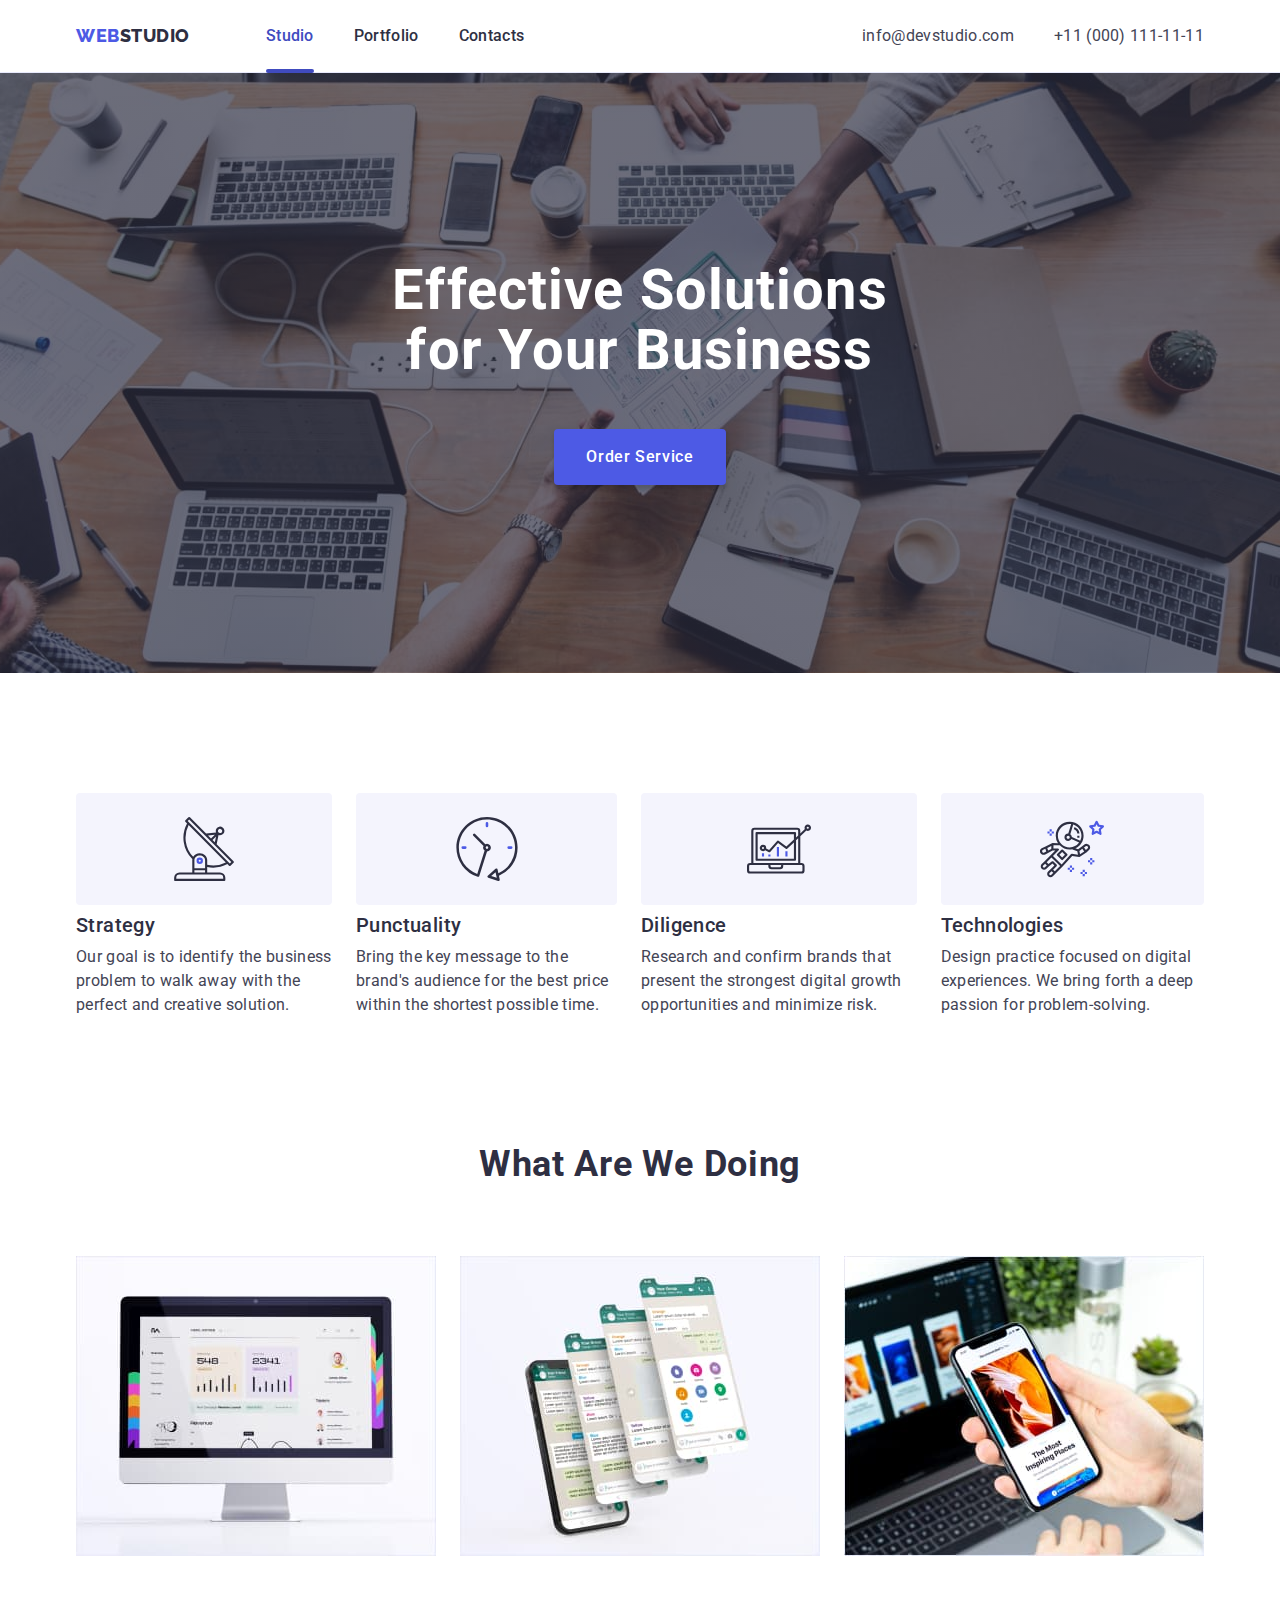
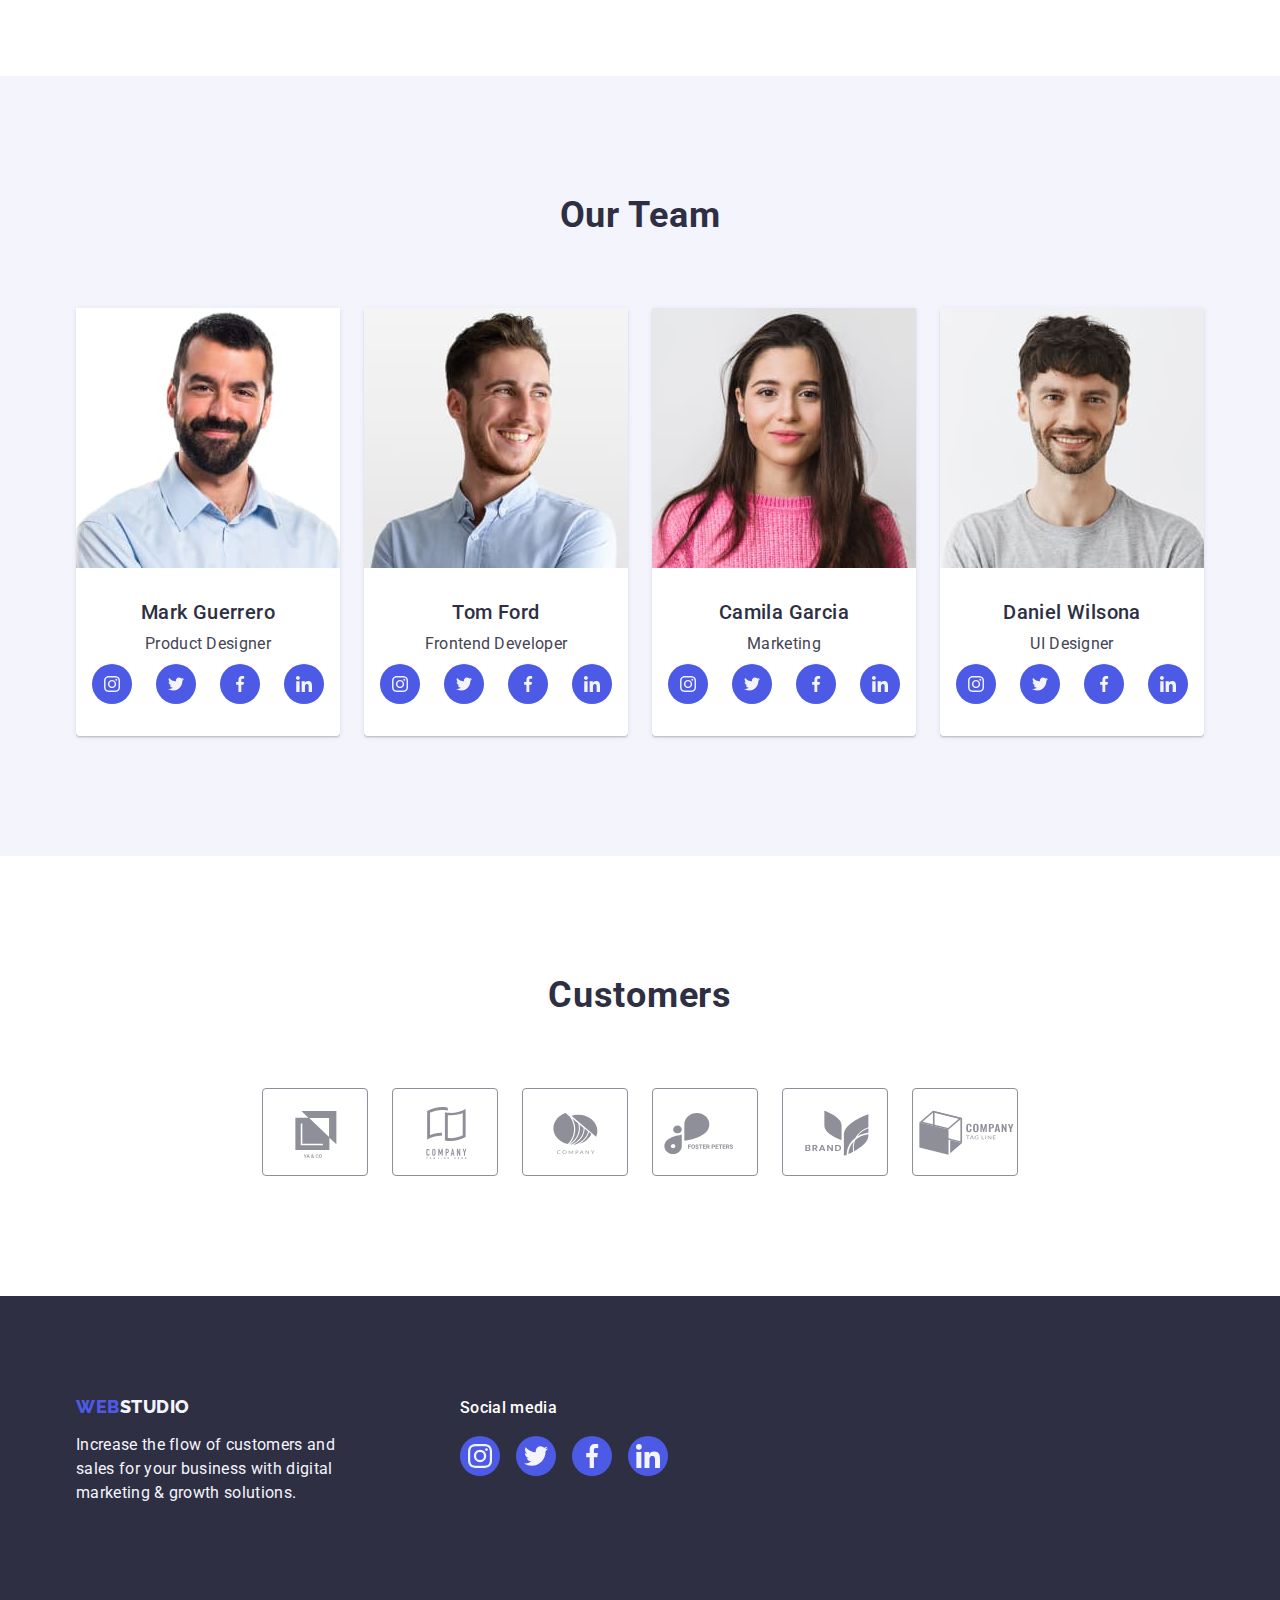
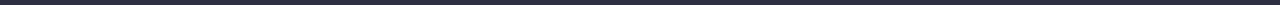
<file: index.html>
<!DOCTYPE html>
<html lang="en">
  <head>
    <meta charset="UTF-8" />
    <meta http-equiv="X-UA-Compatible" content="IE=edge" />
    <meta name="viewport" content="width=device-width, initial-scale=1.0" />
    <title>WebStudio</title>
    <link rel="preconnect" href="https://fonts.googleapis.com" />
    <link rel="preconnect" href="https://fonts.gstatic.com" crossorigin />
    <link
      href="https://fonts.googleapis.com/css2?family=Raleway:wght@800&family=Roboto:wght@400;500;700;900&display=swap"
      rel="stylesheet"
    />
    <link
      href="
    https://cdn.jsdelivr.net/npm/modern-normalize@1.1.0/modern-normalize.min.css"
      rel="stylesheet"
    />

    <link rel="stylesheet" href="./css/styles.css" />
  </head>
  <body>
    <!-- heder -->
    <header class="page-header">
      <div class="container header-container">
        <nav class="page-nav">
          <a class="logo link" href="./index.html"
            >Web<span class="light-them-part">Studio</span></a
          >
          <ul class="menu list">
            <li class="menu-item">
              <a class="menu-link link active" href="./index.html">Studio</a>
            </li>
            <li class="menu-item">
              <a class="menu-link link" href="./portfolio.html">Portfolio</a>
            </li>
            <li class="menu-item">
              <a class="menu-link link" href="">Contacts</a>
            </li>
          </ul>
        </nav>
        <address class="contacts">
          <ul class="contacts-nav list">
            <li class="contacts-item">
              <a
                class="contact-link link"
                href="mailto:info@devstudio.com"
                >info@devstudio.com</a
              >
            </li>
            <li class="contacts-item">
              <a class="contact-link link" href="tel:+110001111111"
                >+11 (000) 111-11-11</a
              >
            </li>
          </ul>
        </address>
      </div>
    </header>
    <main>
      <!-- hero -->
      <section class="hero">
        <div class="container container-hero">
          <h1 class="main-title">Effective Solutions for Your Business</h1>
          <button class="order-serv-btn" data-modal-open type="button">
            Order Service
          </button>
        </div>
      </section>
      <!-- advantages -->
      <section class="section advantages">
        <div class="container">
          <h2 class="title visually-hidden">Our advantages</h2>
          <ul class="advantages-list list">
            <li class="advantages-list-item">
              <div class="advantages-icon-cont">
                <svg class="advantages-icon" width="64" height="64">
                  <use href="./images/icons.svg#antenna"></use>
                </svg>
              </div>
              <h3 class="subtitle">Strategy</h3>
              <p class="text">
                Our goal is to identify the business problem to walk away with
                the perfect and creative solution.
              </p>
            </li>
            <li class="advantages-list-item">
              <div class="advantages-icon-cont">
                <svg class="advantages-icon" width="64" height="64">
                  <use href="./images/icons.svg#clock"></use>
                </svg>
              </div>
              <h3 class="subtitle">Punctuality</h3>
              <p class="text">
                Bring the key message to the brand's audience for the best price
                within the shortest possible time.
              </p>
            </li>
            <li class="advantages-list-item">
              <div class="advantages-icon-cont">
                <svg class="advantages-icon" width="64" height="64">
                  <use href="./images/icons.svg#diagram"></use>
                </svg>
              </div>
              <h3 class="subtitle">Diligence</h3>
              <p class="text">
                Research and confirm brands that present the strongest digital
                growth opportunities and minimize risk.
              </p>
            </li>
            <li class="advantages-list-item">
              <div class="advantages-icon-cont">
                <svg class="advantages-icon" width="64" height="64">
                  <use href="./images/icons.svg#astronaut"></use>
                </svg>
              </div>
              <h3 class="subtitle">Technologies</h3>
              <p class="text">
                Design practice focused on digital experiences. We bring forth a
                deep passion for problem-solving.
              </p>
            </li>
          </ul>
        </div>
      </section>
      <!-- about -->
      <section class="section about">
        <div class="container">
          <h2 class="title">What are we doing</h2>
          <ul class="list about-list">
            <li class="about-list-item">
              <img src="./images/about/img-1.jpg" alt="monitor" width="360" />
            </li>
            <li class="about-list-item">
              <img src="./images/about/img-2.jpg" alt="phone" width="360" />
            </li>
            <li class="about-list-item">
              <img
                src="./images/about/img-3.jpg"
                alt="phone in hand"
                width="360"
              />
            </li>
          </ul>
        </div>
      </section>
      <!-- team -->
      <section class="section team">
        <div class="container team-container">
          <h2 class="title">Our Team</h2>
          <ul class="list team-list">
            <li class="list-card-item  team-card-item">
              <img
                class="image"
                src="./images/team/mark-guerrero.jpg"
                alt="Mark Guerrero"
                width="264"
              />
              <div class="card-content">
                <h3 class="subtitle team-subtitle">Mark Guerrero</h3>
                <p class="text team-text">Product Designer</p>
                <ul class="social-list list">
                  <li class="social-item">
                    <a
                      class="social-link link"
                      href=""
                      target="_blank"
                      rel="noopener noreferrer"
                      aria-label="Instagram icon"
                    >
                      <svg class="social-icon" width="16" height="16">
                        <use href="./images/icons.svg#instagram"></use>
                      </svg>
                    </a>
                  </li>
                  <li class="social-item">
                    <a
                      class="social-link link"
                      href=""
                      target="_blank"
                      rel="noopener noreferrer"
                      aria-label="Twitter icon"
                    >
                      <svg class="social-icon" width="16" height="16">
                        <use href="./images/icons.svg#twitter"></use>
                      </svg>
                    </a>
                  </li>
                  <li class="social-item">
                    <a
                      class="social-link link"
                      href=""
                      target="_blank"
                      rel="noopener noreferrer"
                      aria-label="Facebook icon"
                    >
                      <svg class="social-icon" width="16" height="16">
                        <use href="./images/icons.svg#facebook"></use>
                      </svg>
                    </a>
                  </li>
                  <li class="social-item">
                    <a
                      class="social-link link"
                      href=""
                      target="_blank"
                      rel="noopener noreferrer"
                      aria-label="Linkedin icon"
                    >
                      <svg class="social-icon" width="16" height="16">
                        <use href="./images/icons.svg#linkedin"></use>
                      </svg>
                    </a>
                  </li>
                </ul>
              </div>
            </li>
            <li class="list-card-item team-card-item">
              <img
                class="image"
                src="./images/team/tom-ford.jpg"
                alt="Tom Ford"
                width="264"
              />
              <div class="card-content">
                <h3 class="subtitle team-subtitle">Tom Ford</h3>
                <p class="text team-text">Frontend Developer</p>
                <ul class="social-list list">
                  <li class="social-item">
                    <a
                      class="social-link link"
                      href=""
                      target="_blank"
                      rel="noopener noreferrer"
                      aria-label="nstagram icon"
                    >
                      <svg class="social-icon" width="16" height="16">
                        <use href="./images/icons.svg#instagram"></use>
                      </svg>
                    </a>
                  </li>
                  <li class="social-item">
                    <a
                      class="social-link link"
                      href=""
                      target="_blank"
                      rel="noopener noreferrer"
                      aria-label="Twitter icon"
                    >
                      <svg class="social-icon" width="16" height="16">
                        <use href="./images/icons.svg#twitter"></use>
                      </svg>
                    </a>
                  </li>
                  <li class="social-item">
                    <a
                      class="social-link link"
                      href=""
                      target="_blank"
                      rel="noopener noreferrer"
                      aria-label="Facebook icon"
                    >
                      <svg class="social-icon" width="16" height="16">
                        <use href="./images/icons.svg#facebook"></use>
                      </svg>
                    </a>
                  </li>
                  <li class="social-item">
                    <a
                      class="social-link link"
                      href=""
                      target="_blank"
                      rel="noopener noreferrer"
                      aria-label="Linkedin icon"
                    >
                      <svg class="social-icon" width="16" height="16">
                        <use href="./images/icons.svg#linkedin"></use>
                      </svg>
                    </a>
                  </li>
                </ul>
              </div>
            </li>
            <li class="list-card-item team-card-item">
              <img
                class="image"
                src="./images/team/camila-garcia.jpg"
                alt="Camila Garcia"
                width="264"
              />
              <div class="card-content">
                <h3 class="subtitle team-subtitle">Camila Garcia</h3>
                <p class="text team-text">Marketing</p>
                <ul class="social-list list">
                  <li class="social-item">
                    <a
                      class="social-link link"
                      href=""
                      target="_blank"
                      rel="noopener noreferrer"
                      aria-label="nstagram icon"
                    >
                      <svg class="social-icon" width="16" height="16">
                        <use href="./images/icons.svg#instagram"></use>
                      </svg>
                    </a>
                  </li>
                  <li class="social-item">
                    <a
                      class="social-link link"
                      href=""
                      target="_blank"
                      rel="noopener noreferrer"
                      aria-label="Twitter icon"
                    >
                      <svg class="social-icon" width="16" height="16">
                        <use href="./images/icons.svg#twitter"></use>
                      </svg>
                    </a>
                  </li>
                  <li class="social-item">
                    <a
                      class="social-link link"
                      href=""
                      target="_blank"
                      rel="noopener noreferrer"
                      aria-label="Facebook icon"
                    >
                      <svg class="social-icon" width="16" height="16">
                        <use href="./images/icons.svg#facebook"></use>
                      </svg>
                    </a>
                  </li>
                  <li class="social-item">
                    <a
                      class="social-link link"
                      href=""
                      target="_blank"
                      rel="noopener noreferrer"
                      aria-label="Linkedin icon"
                    >
                      <svg class="social-icon" width="16" height="16">
                        <use href="./images/icons.svg#linkedin"></use>
                      </svg>
                    </a>
                  </li>
                </ul>
              </div>
            </li>
            <li class="list-card-item team-card-item">
              <img
                class="image"
                src="./images/team/daniel-wilson.jpg"
                alt="Daniel Wilson"
                width="264"
              />
              <div class="card-content">
                <h3 class="subtitle team-subtitle">Daniel Wilsona</h3>
                <p class="text team-text">UI Designer</p>
                <ul class="social-list list">
                  <li class="social-item">
                    <a
                      class="social-link link"
                      href=""
                      target="_blank"
                      rel="noopener noreferrer"
                      aria-label="nstagram icon"
                    >
                      <svg class="social-icon" width="16" height="16">
                        <use href="./images/icons.svg#instagram"></use>
                      </svg>
                    </a>
                  </li>
                  <li class="social-item">
                    <a
                      class="social-link link"
                      href=""
                      target="_blank"
                      rel="noopener noreferrer"
                      aria-label="Twitter icon"
                    >
                      <svg class="social-icon" width="16" height="16">
                        <use href="./images/icons.svg#twitter"></use>
                      </svg>
                    </a>
                  </li>
                  <li class="social-item">
                    <a
                      class="social-link link"
                      href=""
                      target="_blank"
                      rel="noopener noreferrer"
                      aria-label="Facebook icon"
                    >
                      <svg class="social-icon" width="16" height="16">
                        <use href="./images/icons.svg#facebook"></use>
                      </svg>
                    </a>
                  </li>
                  <li class="social-item">
                    <a
                      class="social-link link"
                      href=""
                      target="_blank"
                      rel="noopener noreferrer"
                      aria-label="Linkedin icon"
                    >
                      <svg class="social-icon" width="16" height="16">
                        <use href="./images/icons.svg#linkedin"></use>
                      </svg>
                    </a>
                  </li>
                </ul>
              </div>
            </li>
          </ul>
        </div>
      </section>
      <!-- Customers -->
      <section class="section customers">
        <div class="container customers-container">
          <h2 class="title">Customers</h2>
          <ul class="customers-list list">
            <li class="customer-item">
              <a
                class="customer-link link"
                href=""
                target="_blank"
                rel="noopener noreferrer"
                aria-label="client1"
              >
                <svg class="customer-icon" width="104" height="56">
                  <use href="./images/icons.svg#client1"></use>
                </svg>
              </a>
            </li>
            <li class="customer-item">
              <a
                class="customer-link link"
                href=""
                target="_blank"
                rel="noopener noreferrer"
                aria-label="client2"
              >
                <svg class="customer-icon" width="104" height="56">
                  <use href="./images/icons.svg#client2"></use>
                </svg>
              </a>
            </li>
            <li class="customer-item">
              <a
                class="customer-link link"
                href=""
                target="_blank"
                rel="noopener noreferrer"
                aria-label="client3"
              >
                <svg class="customer-icon" width="104" height="56">
                  <use href="./images/icons.svg#client3"></use>
                </svg>
              </a>
            </li>
            <li class="customer-item">
              <a
                class="customer-link link"
                href=""
                target="_blank"
                rel="noopener noreferrer"
                aria-label="client4"
              >
                <svg class="customer-icon" width="104" height="56">
                  <use href="./images/icons.svg#client4"></use>
                </svg>
              </a>
            </li>
            <li class="customer-item">
              <a
                class="customer-link link"
                href=""
                target="_blank"
                rel="noopener noreferrer"
                aria-label="client5"
              >
                <svg class="customer-icon" width="104" height="56">
                  <use href="./images/icons.svg#client5"></use>
                </svg>
              </a>
            </li>
            <li class="customer-item">
              <a
                class="customer-link link"
                href=""
                target="_blank"
                rel="noopener noreferrer"
                aria-label="client6"
              >
                <svg class="customer-icon" width="104" height="56">
                  <use href="./images/icons.svg#client6"></use>
                </svg>
              </a>
            </li>
          </ul>
        </div>
      </section>
    </main>
    <!-- Footer -->
    <footer class="footer">
      <div class="container footer-container">
        <div class="footer-desc">
          <a class="footer-logo logo link" href="./index.html"
            >Web<span class="dark-theme-part">Studio</span></a
          >
          <p class="text-footer">
            Increase the flow of customers and sales for your business with
            digital marketing & growth solutions.
          </p>
        </div>
        <div class="footer-social">
          <p class="footer-subtitle">Social media</p>
          <ul class="footer-social-list list">
            <li class="footer-social-item">
              <a
                class="footer-social-link link"
                href=""
                target="_blank"
                rel="noopener noreferrer"
              >
                <svg class="footer-social-icon" width="24" height="24">
                  <use href="./images/icons.svg#instagram"></use>
                </svg>
              </a>
            </li>
            <li class="footer-social-item">
              <a
                class="footer-social-link link"
                href=""
                target="_blank"
                rel="noopener noreferrer"
              >
                <svg class="footer-social-icon" width="24" height="24">
                  <use href="./images/icons.svg#twitter"></use>
                </svg>
              </a>
            </li>
            <li class="footer-social-item">
              <a
                class="footer-social-link link"
                href=""
                target="_blank"
                rel="noopener noreferrer"
              >
                <svg class="footer-social-icon" width="24" height="24">
                  <use href="./images/icons.svg#facebook"></use>
                </svg>
              </a>
            </li>
            <li class="footer-social-item">
              <a
                class="footer-social-link link"
                href=""
                target="_blank"
                rel="noopener noreferrer"
              >
                <svg class="footer-social-icon" width="24" height="24">
                  <use href="./images/icons.svg#linkedin"></use>
                </svg>
              </a>
            </li>
          </ul>
        </div>
      </div>
    </footer>
    <!-- Modal window -->
    <div class="backdrop is-hidden" data-modal>
      <div class="modal">
        <button type="button" class="modal-close-btn" data-modal-close>
          <svg class="modal-close-icon" width="8" height="8">
            <use href="./images/icons.svg#close-icon"></use>
          </svg>
        </button>
      </div>
    </div>
    <script src="./js/modal.js"></script>
  </body>
</html>
</file>
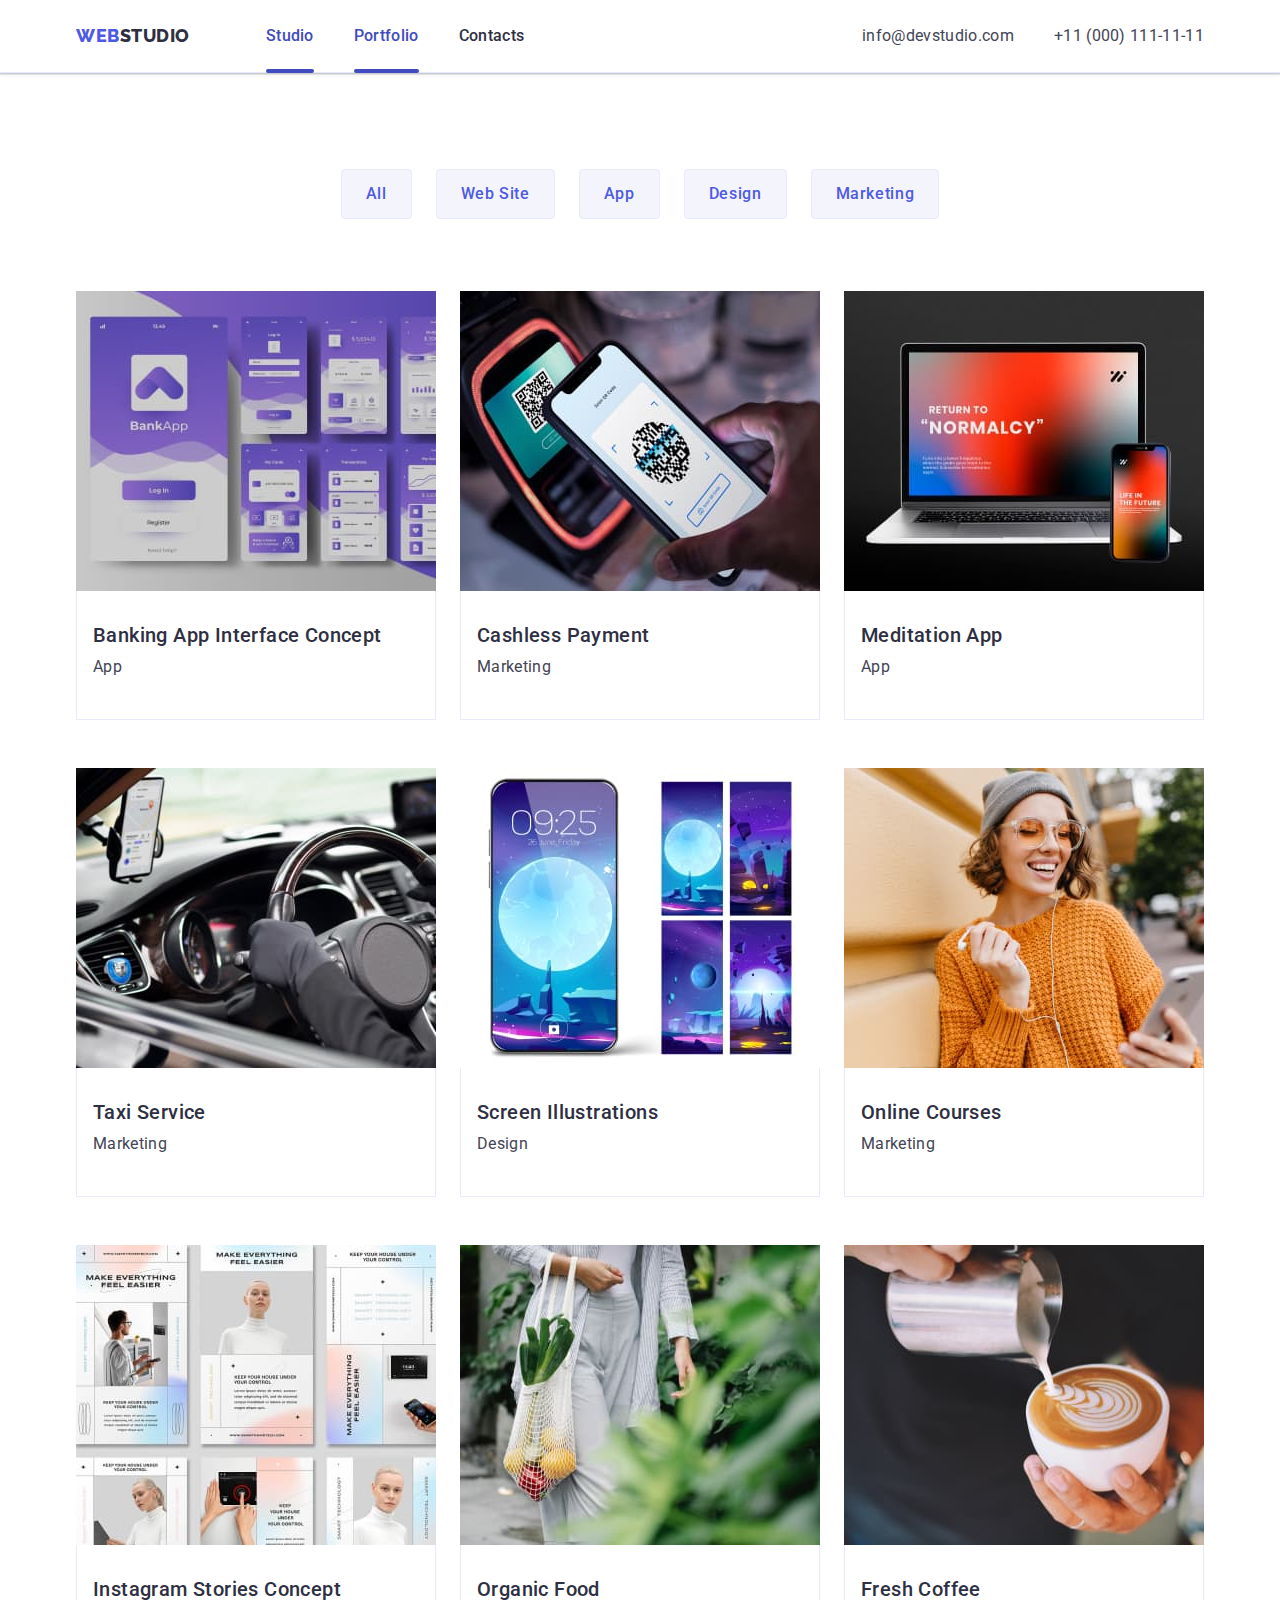
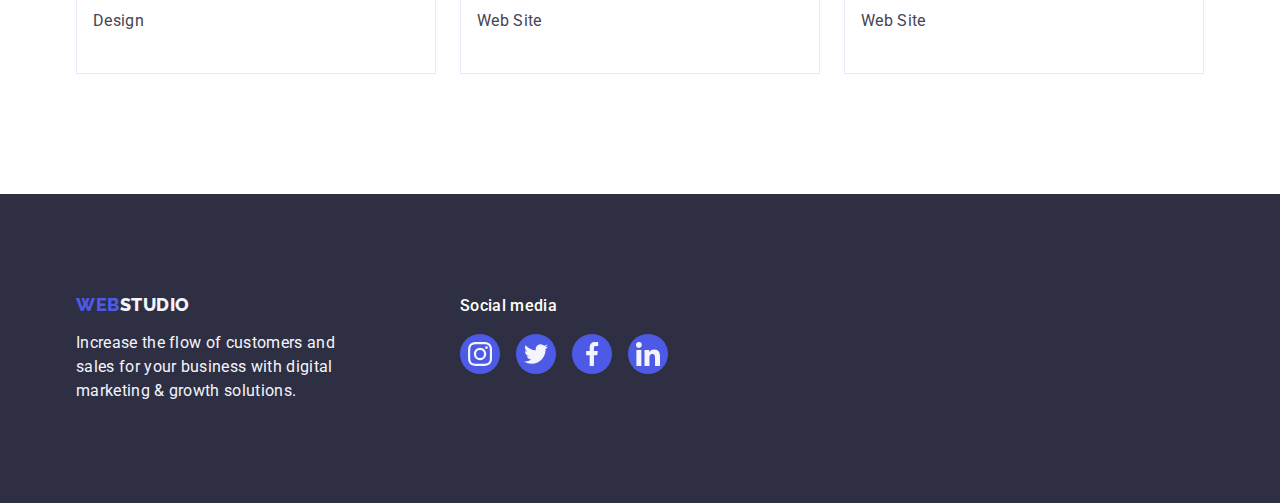
<file: portfolio.html>
<!DOCTYPE html>
<html lang="en">
  <head>
    <meta charset="UTF-8" />
    <meta http-equiv="X-UA-Compatible" content="IE=edge" />
    <meta name="viewport" content="width=device-width, initial-scale=1.0" />
    <title>WebStudio</title>
    <link rel="preconnect" href="https://fonts.googleapis.com" />
    <link rel="preconnect" href="https://fonts.gstatic.com" crossorigin />
    <link
      href="https://fonts.googleapis.com/css2?family=Raleway:wght@800&family=Roboto:wght@400;500;700;900&display=swap"
      rel="stylesheet"
    />
    <link
      href="
https://cdn.jsdelivr.net/npm/modern-normalize@1.1.0/modern-normalize.min.css"
      rel="stylesheet"
    />
    <link rel="stylesheet" href="./css/styles.css" />
  </head>
  <body>
    <!-- Heder -->
    <header class="page-header">
      <div class="container header-container">
        <nav class="page-nav">
          <a class="logo link" href="./index.html"
            >Web<span class="light-them-part">Studio</span></a
          >
          <ul class="menu list">
            <li class="menu-item">
              <a class="menu-link link active" href="./index.html">Studio</a>
            </li>
            <li class="menu-item">
              <a class="menu-link link active" href="./portfolio.html"
                >Portfolio</a
              >
            </li>
            <li class="menu-item">
              <a class="menu-link link" href="">Contacts</a>
            </li>
          </ul>
        </nav>
        <address class="contacts">
          <ul class="contacts-nav list">
            <li class="contacts-item">
              <a
                class="contact-link link"
                href="mailto:info@devstudio.com"
                >info@devstudio.com</a
              >
            </li>
            <li class="contacts-item">
              <a class="contact-link link" href="tel:+110001111111"
                >+11 (000) 111-11-11</a
              >
            </li>
          </ul>
        </address>
      </div>
    </header>
    <main>
      <section class="section portfolio-section">
        <div class="container">
          <h1 class="visually-hidden">portfolio</h1>
          <ul class="list btn-list">
            <li>
              <button class="filter-btn" type="button">All</button>
            </li>
            <li>
              <button class="filter-btn" type="button">Web Site</button>
            </li>
            <li>
              <button class="filter-btn" type="button">App</button>
            </li>
            <li>
              <button class="filter-btn" type="button">Design</button>
            </li>
            <li>
              <button class="filter-btn" type="button">Marketing</button>
            </li>
          </ul>
          <ul class="list portfolio-list">
            <li class="list-card-item portfolio-item">
              <a class="link portfolio-link" href="">
                  <div class="portfolio-thumb">
                    <img
                  class="image"
                  src="./images/portfolio/banking-app.jpg"
                  alt="banking app"
                  width="360"
                />
                  <p class="overlay">
                    14 Stylish and User-Friendly App Design Concepts · Task
                    Manager App · Calorie Tracker App · Exotic Fruit Ecommerce
                    App · Cloud Storage App
                  </p>
                  </div>
                <div class="portfolio-card-content">
                  <h2 class="subtitle portfolio-subtitle">
                    Banking App Interface Concept
                  </h2>
                  <p class="text portfolio-text">App</p>
                </div>
              </a>
            </li>
            <li class="list-card-item portfolio-item">
              <a class="link portfolio-link" href="">
                <div class="portfolio-thumb">
                  <img
                  class="image"
                  src="./images/portfolio/cashless-payment.jpg"
                  alt="phone with QR"
                  width="360"
                />
                  <p class="overlay">
                    14 Stylish and User-Friendly App Design Concepts · Task
                    Manager App · Calorie Tracker App · Exotic Fruit Ecommerce
                    App · Cloud Storage App
                  </p>
                </div>
                <div class="portfolio-card-content">
                  <h2 class="subtitle portfolio-subtitle">Cashless Payment</h2>
                  <p class="text portfolio-text">Marketing</p>
                </div>
              </a>
            </li>
            <li class="list-card-item portfolio-item">
              <a class="link portfolio-link" href="">
              <div class="portfolio-thumb">
                <img
                  class="image"
                  src="./images/portfolio/meditation-app.jpg"
                  alt="laptop and phone"
                  width="360"
                />
                  <p class="overlay">
                    14 Stylish and User-Friendly App Design Concepts · Task
                    Manager App · Calorie Tracker App · Exotic Fruit Ecommerce
                    App · Cloud Storage App
                  </p>
              </div>
                <div class="portfolio-card-content">
                  <h2 class="subtitle portfolio-subtitle">Meditation App</h2>
                  <p class="text portfolio-text">App</p>
                </div>
              </a>
            </li>
            <li class="list-card-item portfolio-item">
              <a class="link portfolio-link" href="">
                <div class="portfolio-thumb">
                  <img
                  class="image"
                  src="./images/portfolio/taxi-service.jpg"
                  alt="car"
                  width="360"
                />
                  <p class="overlay">
                    14 Stylish and User-Friendly App Design Concepts · Task
                    Manager App · Calorie Tracker App · Exotic Fruit Ecommerce
                    App · Cloud Storage App
                  </p>
                </div>
                <div class="portfolio-card-content">
                  <h2 class="subtitle portfolio-subtitle">Taxi Service</h2>
                  <p class="text portfolio-text">Marketing</p>
                </div>
              </a>
            </li>
            <li class="list-card-item portfolio-item">
              <a class="link portfolio-link" href="">
                <div class="portfolio-thumb">
                  <img
                  class="image"
                  src="./images/portfolio/screen-illustrations.jpg"
                  alt="phone and screens"
                  width="360"
                />
                  <p class="overlay">
                    14 Stylish and User-Friendly App Design Concepts · Task
                    Manager App · Calorie Tracker App · Exotic Fruit Ecommerce
                    App · Cloud Storage App
                  </p>
                </div>
                <div class="portfolio-card-content">
                  <h2 class="subtitle portfolio-subtitle">
                    Screen Illustrations
                  </h2>
                  <p class="text portfolio-text">Design</p>
                </div>
              </a>
            </li>
            <li class="list-card-item portfolio-item">
              <a class="link portfolio-link" href="">
                <div class="portfolio-thumb">
                  <img
                  class="image"
                  src="./images/portfolio/online-courses.jpg"
                  alt="girl"
                  width="360"
                />
                  <p class="overlay">
                    14 Stylish and User-Friendly App Design Concepts · Task
                    Manager App · Calorie Tracker App · Exotic Fruit Ecommerce
                    App · Cloud Storage App
                  </p>
                </div>
                <div class="portfolio-card-content">
                  <h2 class="subtitle portfolio-subtitle">Online Courses</h2>
                  <p class="text portfolio-text">Marketing</p>
                </div>
              </a>
            </li>
            <li class="list-card-item portfolio-item">
              <a class="link portfolio-link" href="">
                <div class="portfolio-thumb">
                  <img
                  class="image"
                  src="./images/portfolio/instagram-stories-concept.jpg"
                  alt="instagram stories"
                  width="360"
                />
                  <p class="overlay">
                    14 Stylish and User-Friendly App Design Concepts · Task
                    Manager App · Calorie Tracker App · Exotic Fruit Ecommerce
                    App · Cloud Storage App
                  </p>
                </div>
                <div class="portfolio-card-content">
                  <h2 class="subtitle portfolio-subtitle">
                    Instagram Stories Concept
                  </h2>
                  <p class="text portfolio-text">Design</p>
                </div>
              </a>
            </li>
            <li class="list-card-item portfolio-item">
              <a class="link portfolio-link" href="">
                <div class="portfolio-thumb">
                  <img
                  class="image"
                  src="./images/portfolio/organic-food.jpg"
                  alt="girl with shopper"
                  width="360"
                />
                  <p class="overlay">
                    14 Stylish and User-Friendly App Design Concepts · Task
                    Manager App · Calorie Tracker App · Exotic Fruit Ecommerce
                    App · Cloud Storage App
                  </p>
                </div>
                <div class="portfolio-card-content">
                  <h2 class="subtitle portfolio-subtitle">Organic Food</h2>
                  <p class="text portfolio-text">Web Site</p>
                </div>
              </a>
            </li>
            <li class="list-card-item portfolio-item">
              <a class="link portfolio-link" href="">
                <div class="portfolio-thumb">
                  <img
                  class="image"
                  src="./images/portfolio/fresh-coffee.jpg"
                  alt="coffee"
                  width="360"
                />
                  <p class="overlay">
                    14 Stylish and User-Friendly App Design Concepts · Task
                    Manager App · Calorie Tracker App · Exotic Fruit Ecommerce
                    App · Cloud Storage App
                  </p>
                </div>
                <div class="portfolio-card-content">
                  <h2 class="subtitle portfolio-subtitle">Fresh Coffee</h2>
                  <p class="text portfolio-text">Web Site</p>
                </div>
              </a>
            </li>
          </ul>
        </div>
      </section>
    </main>
    <footer class="footer">
      <div class="container footer-container">
        <div class="footer-desc">
          <a class="footer-logo logo link" href="./index.html"
            >Web<span class="dark-theme-part">Studio</span></a
          >
          <p class="text-footer">
            Increase the flow of customers and sales for your business with
            digital marketing & growth solutions.
          </p>
        </div>
        <div class="footer-social">
          <p class="footer-subtitle">Social media</p>
          <ul class="footer-social-list list">
            <li class="footer-social-item">
              <a
                class="footer-social-link link"
                href=""
                target="_blank"
                rel="noopener noreferrer"
              >
                <svg class="footer-social-icon" width="24" height="24">
                  <use href="./images/icons.svg#instagram"></use>
                </svg>
              </a>
            </li>
            <li class="footer-social-item">
              <a
                class="footer-social-link link"
                href=""
                target="_blank"
                rel="noopener noreferrer"
              >
                <svg class="footer-social-icon" width="24" height="24">
                  <use href="./images/icons.svg#twitter"></use>
                </svg>
              </a>
            </li>
            <li class="footer-social-item">
              <a
                class="footer-social-link link"
                href=""
                target="_blank"
                rel="noopener noreferrer"
              >
                <svg class="footer-social-icon" width="24" height="24">
                  <use href="./images/icons.svg#facebook"></use>
                </svg>
              </a>
            </li>
            <li class="footer-social-item">
              <a
                class="footer-social-link link"
                href=""
                target="_blank"
                rel="noopener noreferrer"
              >
                <svg class="footer-social-icon" width="24" height="24">
                  <use href="./images/icons.svg#linkedin"></use>
                </svg>
              </a>
            </li>
          </ul>
        </div>
      </div>
    </footer>
  </body>
</html>
</file>
<file: css/styles.css>
:root {
  --primary-txt-color: #434455;
  --secondary-txt-color: #2e2f42;
  --white-txt-color: #ffffff;
  --txt-color-dark-theme: #f4f4fd;
  --logo-txt-color: #4d5ae5;
  --active-color: #404bbf;
  --light-bg-color: #f4f4fd;
  --dark-bg-color: #2e2f42;
  --card-bg-color: #ffffff;
  --cta-color: #4d5ae5;
  --customer-icon-color: #8e8f99;
  --footer-active-color: #31d0aa;
  --modal-bg-color: #fcfcfc;
  --modal-bg-btn: #e7e9fc;

  --transition-dur-and-func: 250ms cubic-bezier(0.4, 0, 0.2, 1);
}
.list {
  list-style: none;
  padding: 0;
  margin: 0;
}

h1,
h2,
h3,
h4,
h5,
h6,
p {
  margin: 0;
}

img {
  display: block;
}
.link {
  text-decoration: none;
}

body {
  font-family: "Roboto", sans-serif;
  color: #434455;
  background-color: var(--card-bg-color);
}

.container {
  width: 1158px;
  margin: 0 auto;
  padding: 0 15px;
}

/* Heder */

.page-header {
  border-bottom: 1px solid #e7e9fc;
  box-shadow: 0px 2px 1px rgba(46, 47, 66, 0.08),
    0px 1px 1px rgba(46, 47, 66, 0.16), 0px 1px 6px rgba(46, 47, 66, 0.08);
}

.header-container {
  display: flex;
}

.page-nav {
  display: flex;
  margin-right: auto;
  align-items: center;
}

.logo {
  margin-right: 76px;
  font-family: "Raleway", sans-serif;
  font-weight: 800;
  font-size: 18px;
  line-height: 1.17;
  letter-spacing: 0.03em;
  text-transform: uppercase;
  color: var(--logo-txt-color);
}
.light-them-part {
  color: var(--secondary-txt-color);
}
.dark-theme-part {
  color: var(--txt-color-dark-theme);
}

.menu {
  display: flex;
}

.menu-item {
  margin-right: 40px;
}

.menu-item:last-child {
  margin-right: 0;
}

.menu-link {
  display: block;
  padding-top: 24px;
  padding-bottom: 24px;

  transition: color var(--transition-dur-and-func);

  position: relative;

  font-weight: 500;
  font-size: 16px;
  line-height: 1.5;
  letter-spacing: 0.02em;
  color: var(--secondary-txt-color);
}

.menu-link:hover,
.menu-link:focus {
  color: var(--active-color);
}

.menu-link.active {
  color: var(--active-color);
}

.menu-link.active::after {
  content: "";
  display: block;
  position: absolute;
  bottom: -1px;
  left: 0;

  width: 100%;
  height: 4px;
  border-radius: 2px;
  background-color: var(--active-color);
}

.contacts {
  display: flex;

  font-style: normal;
}

.contacts-nav {
  display: flex;
  gap: 40px;
}

.contact-link {
  display: block;
  padding-top: 24px;
  padding-bottom: 24px;

  transition: color var(--transition-dur-and-func);

  font-size: 16px;
  line-height: 1.5;
  letter-spacing: 0.02em;
  color: var(--primary-txt-color);
}

.contact-link:hover,
.contact-link:focus {
  color: var(--active-color);
}

/* Hero */

.main-title {
  display: block;
  margin-bottom: 48px;
  margin-right: auto;
  margin-left: auto;
  max-width: 496px;

  font-weight: 700;
  font-size: 56px;
  line-height: 1.07;
  letter-spacing: 0.02em;
  color: var(--white-txt-color);
  text-align: center;
}

.hero {
  padding: 188px 0;
  margin-left: auto;
  margin-right: auto;
  max-width: 1440px;

  background-color: var(--dark-bg-color);
  background-image: linear-gradient(
      rgba(46, 47, 66, 0.7),
      rgba(46, 47, 66, 0.7)
    ),
    url(../images/hero.jpg);
  background-repeat: no-repeat;
  background-position: center;
  background-size: cover;
}

.order-serv-btn {
  display: block;
  min-width: 169px;
  height: 56px;
  padding: 16px 32px;
  margin: 0 auto;

  transition: background-color var(--transition-dur-and-func);

  font-family: "Roboto", sans-serif;
  font-weight: 500;
  font-size: 16px;
  line-height: 1.5;
  letter-spacing: 0.04em;
  color: var(--white-txt-color);

  background: var(--cta-color);
  box-shadow: 0px 4px 4px rgba(0, 0, 0, 0.15);
  border: none;
  border-radius: 4px;
  cursor: pointer;
}

.order-serv-btn:hover,
.order-serv-btn:focus {
  background-color: var(--active-color);
}

.section {
  padding: 120px 0;
}

.about {
  padding-top: 0;
}

/* Advantages */

.visually-hidden {
  position: absolute;
  width: 1px;
  height: 1px;
  overflow: hidden;
  border: 0;
  padding: 0;
  clip: rect(0 0 0 0);
  clip-path: inset(50%);
  margin: -1px;
}

.advantages-list {
  display: flex;
  gap: 24px;
}
.advantages-list-item {
  width: calc((100%-24px * 3) / 4);
}

.advantages-icon-cont {
  display: flex;
  justify-content: center;
  align-items: center;
  height: 112px;
  margin-bottom: 8px;

  background-color: var(--light-bg-color);
  border-radius: 4px;
}

.title {
  margin-bottom: 72px;

  font-weight: 700;
  font-size: 36px;
  line-height: 1.1;
  letter-spacing: 0.02em;
  text-transform: capitalize;
  color: var(--secondary-txt-color);
  text-align: center;
}

.subtitle {
  margin-bottom: 8px;

  font-weight: 500;
  font-size: 20px;
  line-height: 1.2;
  letter-spacing: 0.02em;
  color: var(--secondary-txt-color);
}

/* Team */

.about-list,
.team-list {
  display: flex;
  gap: 24px;
}

.team {
  background-color: var(--light-bg-color);
}

.list-card-item {
  background-color: var(--card-bg-color);
  border-radius: 0px 0px 4px 4px;
}

.team-card-item {
  box-shadow: 0px 2px 1px 0px rgba(46, 47, 66, 0.08),
    0px 1px 1px 0px rgba(46, 47, 66, 0.16),
    0px 1px 6px 0px rgba(46, 47, 66, 0.08);
}

.card-content {
  padding: 32px 0;
}
.team-subtitle,
.team-text {
  text-align: center;
}

.text {
  margin-bottom: 8px;

  font-size: 16px;
  line-height: 1.5;
  letter-spacing: 0.02em;
  color: var(--primary-txt-color);
}

.social-list {
  display: flex;
  gap: 24px;
  justify-content: center;
}

.social-item {
  width: 40px;
  height: 40px;
}

.social-link {
  display: flex;
  justify-content: center;
  align-items: center;

  transition: background-color var(--transition-dur-and-func);

  width: 100%;
  height: 100%;
  background-color: var(--cta-color);
  border-radius: 50%;
}

.social-link:hover,
.social-link:focus {
  background-color: var(--active-color);
}

.social-icon {
  fill: var(--txt-color-dark-theme);
}

/* Customers */

.customers-list {
  display: flex;
  gap: 24px;
  justify-content: center;
  align-items: center;
}

.customer-item {
  width: calc((100%-120px) / 6);
  height: 88px;
}

.customer-link {
  display: flex;
  justify-content: center;
  align-items: center;
  width: 100%;
  height: 100%;

  transition: border-color var(--transition-dur-and-func),
    color var(--transition-dur-and-func);

  color: var(--customer-icon-color);

  border: 1px solid var(--customer-icon-color);
  border-radius: 4px;
}

.customer-icon {
  fill: currentColor;
}

.customer-link:hover,
.customer-link:focus {
  border: 1px solid var(--active-color);
  color: var(--active-color);
}

/* Portfolio */

.btn-list {
  display: flex;
  gap: 24px;
  margin-bottom: 72px;
  justify-content: center;
}

.filter-btn {
  padding: 12px 24px;

  transition: color var(--transition-dur-and-func),
    background-color var(--transition-dur-and-func),
    border-color var(--transition-dur-and-func), box-shadow var(--transition-dur-and-func);
  font-family: "Roboto", sans-serif;
  font-weight: 500;
  font-size: 16px;
  line-height: 1.5;
  letter-spacing: 0.04em;

  color: var(--cta-color);
  background-color: var(--light-bg-color);

  cursor: pointer;
  border: 1px solid #e7e9fc;
  border-radius: 4px;
}

.filter-btn:hover,
.filter-btn:focus {
  color: var(--white-txt-color);
  background-color: var(--active-color);
  border: 1px solid transparent;
  box-shadow: 0px 2px 2px 0px rgba(0, 0, 0, 0.12),
    0px 2px 1px 0px rgba(0, 0, 0, 0.08), 0px 3px 1px 0px rgba(0, 0, 0, 0.1);
}

.portfolio-section {
  padding-top: 96px;
}

.portfolio-list {
  display: flex;
  flex-wrap: wrap;
  gap: 48px 24px;
}

.portfolio-link {
  display: block;
  transition: box-shadow var(--transition-dur-and-func);
}

.portfolio-link:hover,
.portfolio-link:focus {
  box-shadow: 0px 2px 1px 0px rgba(46, 47, 66, 0.08),
    0px 1px 1px 0px rgba(46, 47, 66, 0.16),
    0px 1px 6px 0px rgba(46, 47, 66, 0.08);
}

.portfolio-card-content {
  padding: 32px 16px;

  border: 1px solid #e7e9fc;
  border-top: none;
}

.portfolio-thumb {
  position: relative;
  overflow: hidden;
}

/* Overlay */

.overlay {
  position: absolute;
  top: 0;
  left: 0;
  transform: translateY(100%);
  transition: transform var(--transition-dur-and-func);

  width: 100%;
  height: 100%;
  padding: 40px 32px;

  color: var(--txt-color-dark-theme);
  background-color: var(--cta-color);

  font-size: 16px;
  line-height: 1.5;
  letter-spacing: 0.02em;
  color: var(--txt-color-dark-theme);
}

.portfolio-link:hover .overlay,
.portfolio-link:focus .overlay {
  transform: translateY(0);
}

/* Footer */
.footer {
  padding: 100px 0;
}

.footer-container {
  display: flex;
  align-items: baseline;
}

.text-footer {
  max-width: 264px;

  font-size: 16px;
  line-height: 1.5;
  letter-spacing: 0.02em;

  color: var(--txt-color-dark-theme);
}

.footer {
  background-color: var(--dark-bg-color);
}

.footer-logo {
  display: inline-block;
  padding: 0;
  margin-bottom: 16px;
}

.footer-desc {
  margin-right: 120px;
}

.footer-subtitle {
  margin-bottom: 16px;

  font-weight: 500;
  font-size: 16px;
  line-height: 1.5;
  letter-spacing: 0.02em;
  color: var(--white-txt-color);
}

.footer-social-list {
  display: flex;
  gap: 16px;
}

.footer-social-item {
  width: 40px;
  height: 40px;
}

.footer-social-link {
  display: flex;
  justify-content: center;
  align-items: center;

  transition: background-color var(--transition-dur-and-func);
  width: 100%;
  height: 100%;
  background-color: var(--cta-color);
  border-radius: 50%;
}

.footer-social-link:hover,
.footer-social-link:focus {
  background-color: var(--footer-active-color);
}

.footer-social-icon {
  fill: var(--txt-color-dark-theme);
}

/* Modal window */

.backdrop {
  position: fixed;
  top: 0;
  left: 0;
  width: 100%;
  height: 100%;

  transition: opacity var(--transition-dur-and-func),
    visibility var(--transition-dur-and-func);

  background-color: rgba(46, 47, 66, 0.4);
  backdrop-filter: 1px;
}

.backdrop.is-hidden {
  opacity: 0;
  visibility: hidden;
  pointer-events: none;
}

.modal {
  position: absolute;
  top: 50%;
  left: 50%;
  transform: translate(-50%, -50%);
  
  width: 408px;
  min-height: 576px;

  background-color: var(--modal-bg-color);
  box-shadow: 0px 1px 1px rgba(0, 0, 0, 0.14), 0px 1px 3px rgba(0, 0, 0, 0.12),
    0px 2px 1px rgba(0, 0, 0, 0.2);
  border-radius: 4px;

  transition: transform var(--transition-dur-and-func)
}

.backdrop.is-hidden .modal {
  transform: translate(-50%, -90%);
}

.modal-close-btn {
  display: flex;
  align-items: center;
  justify-content: center;
  padding: 0;
  cursor: pointer;

  transition: background-color var(--transition-dur-and-func),
    border var(--transition-dur-and-func);

  position: absolute;
  top: 24px;
  right: 24px;

  width: 24px;
  height: 24px;

  background-color: var(--modal-bg-btn);
  border-radius: 50%;
  border: 1px solid rgba(0, 0, 0, 0.1);
}

.modal-close-btn:hover,
.modal-close-btn:focus {
  background-color: var(--active-color);
  border: none;
}

.modal-close-icon {
  fill: var(--secondary-txt-color);
  transition: fill var(--transition-dur-and-func);
}

.modal-close-btn:hover .modal-close-icon,
.modal-close-btn:focus .modal-close-icon {
  fill: var(--white-txt-color);
}
</file>
